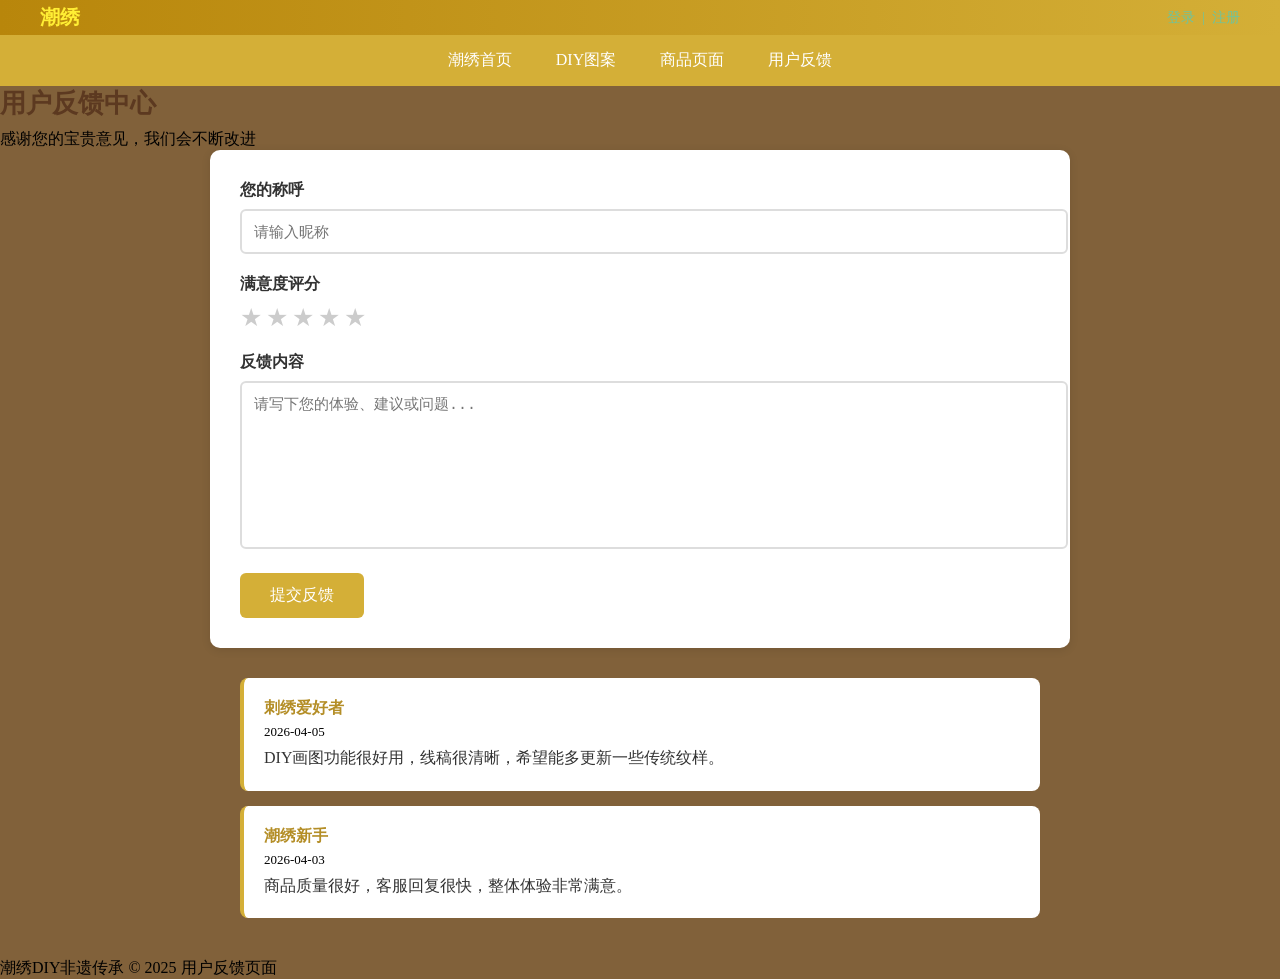
<file: awards.html>
<!DOCTYPE html>
<html>
	<head>
		<meta charset="utf-8">
		<link rel="stylesheet" href="../css/common.css">
		<link rel="stylesheet" href="../css/style.css">
		<title>用户反馈</title>
	</head>
	<body>
		<div class="top">
		<ul class="loginbar clearboth container">
		    <li><a href="./index.html"><span>潮绣</span></a></li>
		    <li>&nbsp;&nbsp;|&nbsp;&nbsp;<a href="./rigister.html">注册</a></li>
		    <li><a href="./login.html">登录</a></li>
		</ul>	
		</div>
		<!-- 导航 -->
<div class="nav">
  <a href="../js/index.html">潮绣首页</a >
  <a href="../js/atlas.html">DIY图案</a >
  <a href="../js/classicline.html">商品页面</a >
  <a href="feedback.html">用户反馈</a >
</div>

<!-- 标题 -->
<div class="title-box">
  <h1>用户反馈中心</h1>
  <p>感谢您的宝贵意见，我们会不断改进</p >
</div>

<!-- 反馈表单 -->
<div class="feedback-form">
  <div class="form-item">
    <label>您的称呼</label>
    <input type="text" placeholder="请输入昵称">
  </div>

  <div class="form-item">
    <label>满意度评分</label>
    <div class="star-box">
      <span class="star">★</span>
      <span class="star">★</span>
      <span class="star">★</span>
      <span class="star">★</span>
      <span class="star">★</span>
    </div>
  </div>

  <div class="form-item">
    <label>反馈内容</label>
    <textarea placeholder="请写下您的体验、建议或问题..."></textarea>
  </div>

  <button class="submit-btn">提交反馈</button>
</div>

<!-- 历史反馈 -->
<div class="feedback-list">
  <div class="feedback-item">
    <div class="name">刺绣爱好者</div>
    <div class="time">2026-04-05</div>
    <div class="content">DIY画图功能很好用，线稿很清晰，希望能多更新一些传统纹样。</div>
  </div>

  <div class="feedback-item">
    <div class="name">潮绣新手</div>
    <div class="time">2026-04-03</div>
    <div class="content">商品质量很好，客服回复很快，整体体验非常满意。</div>
  </div>
</div>

<!-- 底部 -->
<div class="footer">
  潮绣DIY非遗传承 &copy; 2025 用户反馈页面
</div>

<script>
// 简单星级评分效果
const stars = document.querySelectorAll('.star');
stars.forEach((s,i)=>{
  s.onclick = ()=>{
    stars.forEach((ss,j)=>{
      ss.classList.toggle('active', j<=i);
    });
  }
});

// 提交提示
document.querySelector('.submit-btn').onclick = ()=>{
  alert('反馈提交成功！感谢您的支持');
}
</script>
	</body>
</html>
</file>
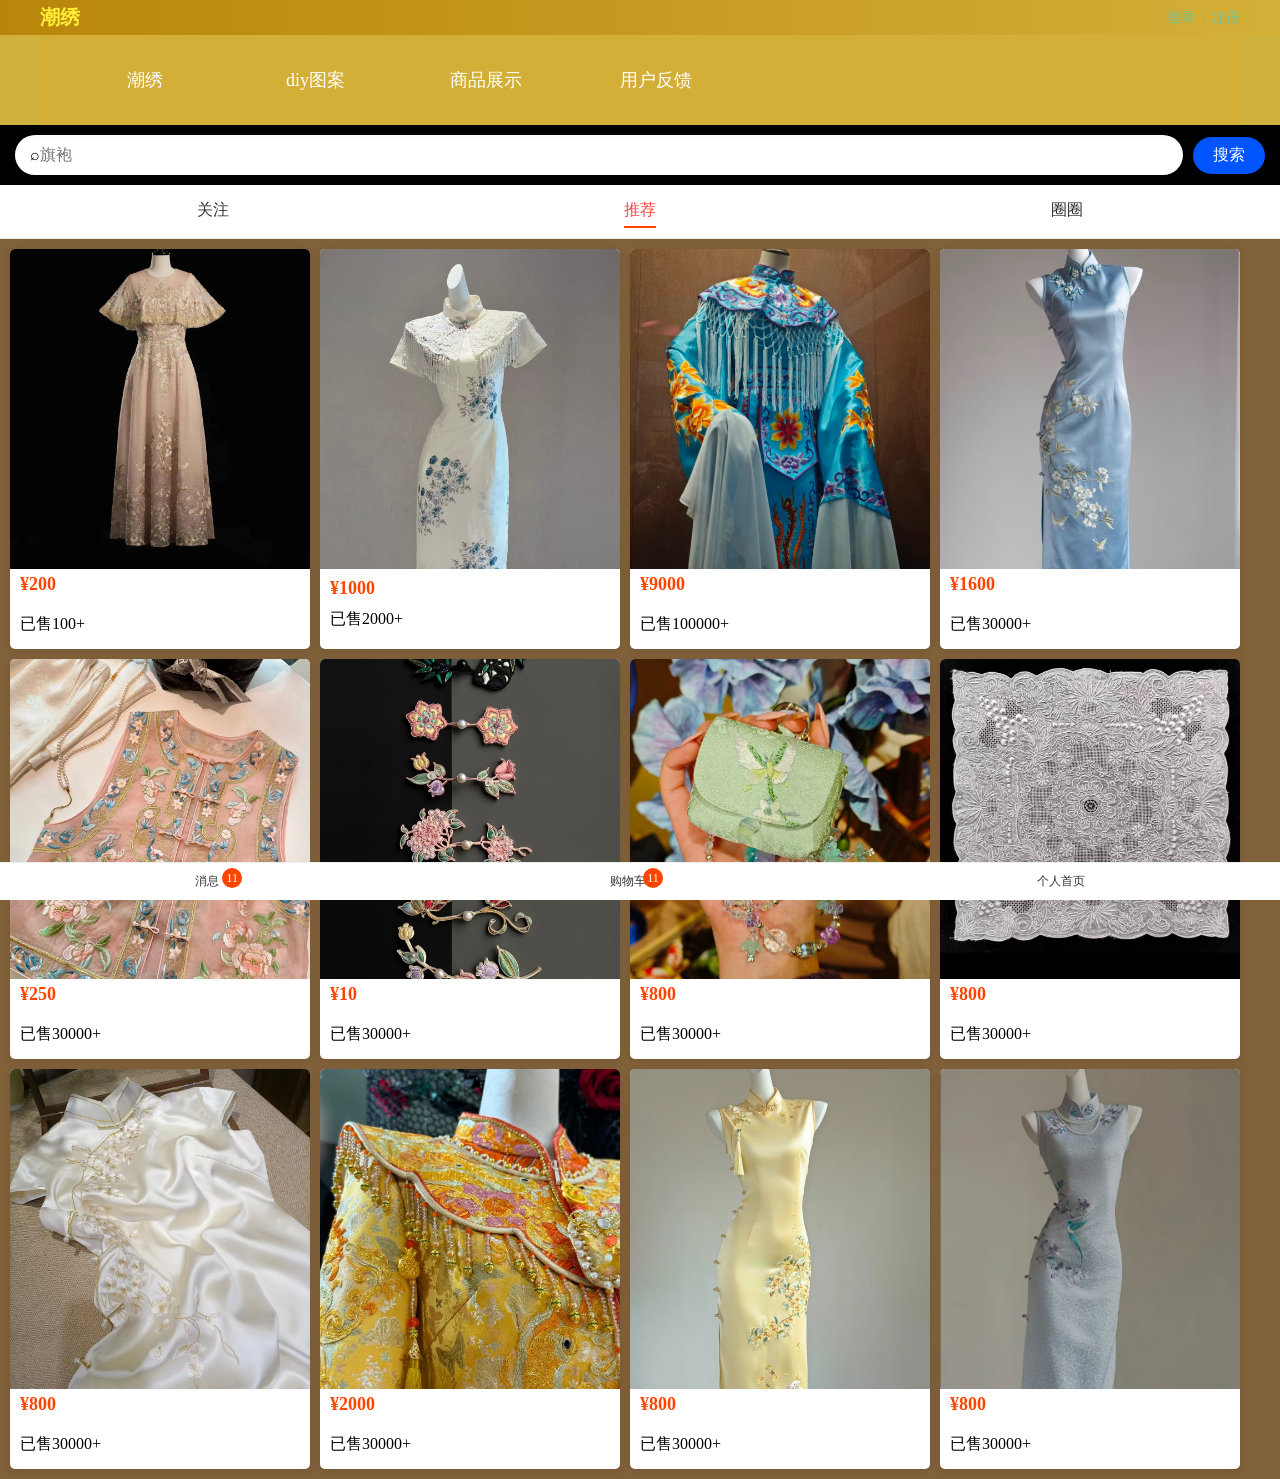
<file: classicline.html>
<!DOCTYPE html>
<html>
	<head>
		<meta charset="utf-8">
		<link rel="stylesheet" href="../css/common.css">
		<link rel="stylesheet" href="../css/style.css">
		<title>商品展示</title>
	</head>
	<body>
		<div class="top">
		    <ul class="loginbar clearboth container">
		        <li><a href="./index.html"><span>潮绣</span></a></li>
		        <li>&nbsp;&nbsp;|&nbsp;&nbsp;<a href="./rigister.html">注册</a></li>
		        <li><a href="./login.html">登录</a></li>
		    </ul>
		</div>
		<div id="header">
			<ul class="nav clearboth container">
				<li><a href="./index.html">潮绣</a></li>
				<li><a href="./atlas.html">diy图案</a></li>
				<li><a href="classicline.html">商品展示</a></li>
				<li><a href="./awards.html">用户反馈</a></li>
			</ul>
		</div>
		<div class="top-nav">
			<div class="search-box">
				<span>⌕</span>
				<input type="text" placeholder="旗袍">
			</div>
			<button class="search-btn">搜索</button>
		</div>
		<div class="category-nav">
			<a href="#">关注</a>
			<a href="#" class="active">推荐</a>
			<a href="#">圈圈</a>
		</div>
		
		<div class="goods-container">
			<div class="goods-card">
				<img src="../img/衣1.jpeg" alt="连衣裙">
				<div class="goods-price">¥200</div>
				<div class="sales-tag">已售100+</div>
			</div>
		
	
			<div class="goods-card">
				<a href="./new_file.html">
				<img src="../img/f14d95902928b3e5c30c44b754c337dc.jpg" alt="旗袍">
				
				<div class="goods-price">¥1000</div>
				<div class="sales-tag">已售2000+</div>
				</a>
			</div>
			
		
		
			<div class="goods-card">
				<img src="../img/dc2a49a5ecce15e74acca3c7c732093d.jpg" alt="潮剧戏服">
				<div class="goods-price">¥9000</div>
				<div class="sales-tag">已售100000+</div>
			</div>
		
	
			<div class="goods-card">
				<img src="../img/172d05c7a43bf93a8f195305d3c1dbf3.jpg" alt="qipao">
				<div class="goods-price">¥1600</div>
				<div class="sales-tag">已售30000+</div>
			</div>
			<div class="goods-card">
				<img src="../img/de5ae83c1c3202d5c4919dfbd14b7418.jpg" alt="潮绣马甲">
				<div class="goods-price">¥250</div>
				<div class="sales-tag">已售30000+</div>
			</div>
			<div class="goods-card">
				<img src="../img/ae47c5d2b734c280a3a596b9597302d0.jpg" alt="袖扣">
				<div class="goods-price">¥10</div>
				<div class="sales-tag">已售30000+</div>
			</div>
			<div class="goods-card">
				<img src="../img/585c25f1154ae444588dcd3437ad681a.jpg" alt="潮绣马甲">
				<div class="goods-price">¥800</div>
				<div class="sales-tag">已售30000+</div>
			</div>
			<div class="goods-card">
				<img src="../img/e5519ee476c95b7469c6feadcb51ec46.jpg" alt="潮绣绣垫">
				<div class="goods-price">¥800</div>
				<div class="sales-tag">已售30000+</div>
			</div>
			<div class="goods-card">
				<img src="../img/b4243c9f741d220dffe3ad8212a6c81c.jpg" alt="潮绣马甲">
				<div class="goods-price">¥800</div>
				<div class="sales-tag">已售30000+</div>
			</div>
			<div class="goods-card">
				<img src="../img/475acd6a5ab8ff3ff60210074b458248.jpg" alt="潮绣马甲">
				<div class="goods-price">¥2000</div>
				<div class="sales-tag">已售30000+</div>
			</div>
			<div class="goods-card">
				<img src="../img/d0610c96810abac555cbe9d74f8724b2.jpg" alt="潮绣马甲">
				<div class="goods-price">¥800</div>
				<div class="sales-tag">已售30000+</div>
			</div>
			<div class="goods-card">
				<img src="../img/0793954aae512d260bed4369b40388a8.jpg" alt="潮绣马甲">
				<div class="goods-price">¥800</div>
				<div class="sales-tag">已售30000+</div>
			</div>
		</div>
		<div class="bottom-nav">
		<a href="#" class="nav-item">
			<span class="badge">11</span>
			<p>消息</p>
		</a>
		<a href="#" class="nav-item">
			<span class="badge">11</span>
			<p>购物车</p>
		</a>
		
		<a href="./new_file2.html" class="nav-item">
			<p>个人首页</p>
		</a>
		</a>
		</div>
	</body>
</html>
</file>
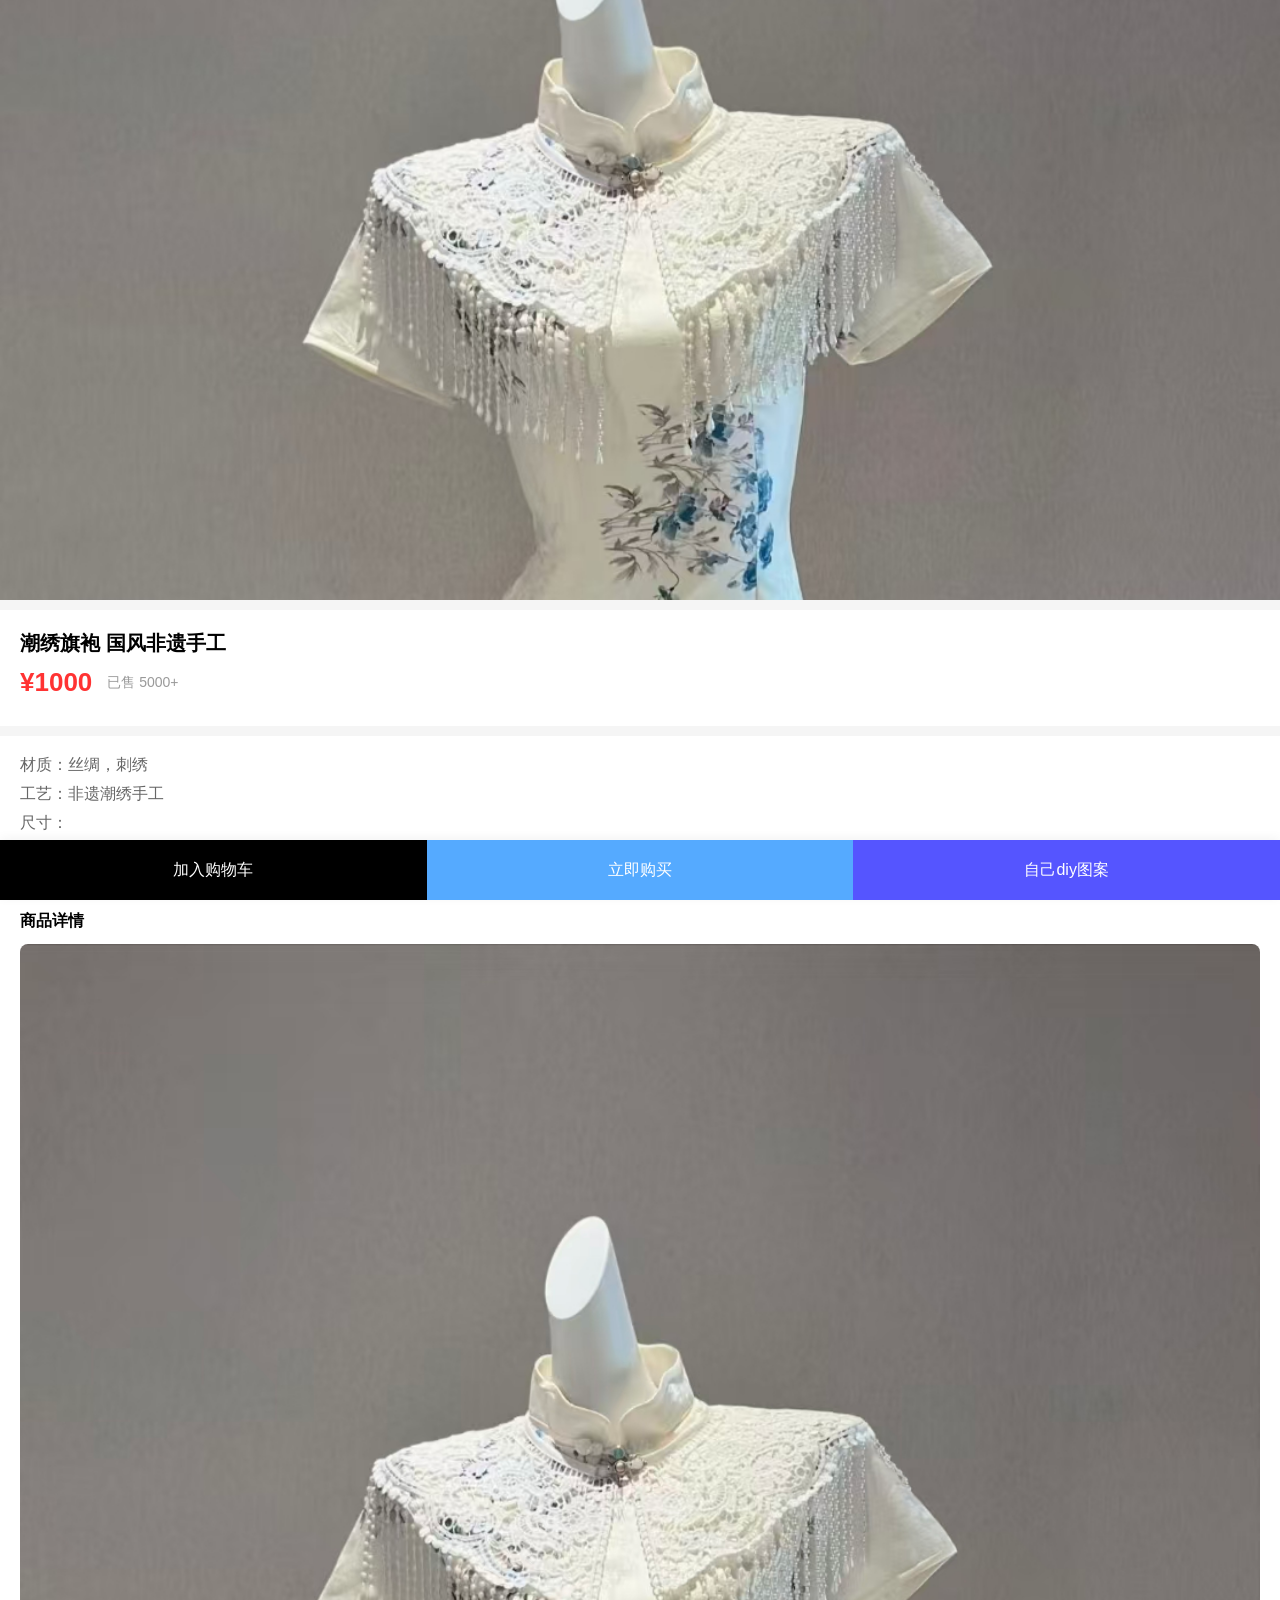
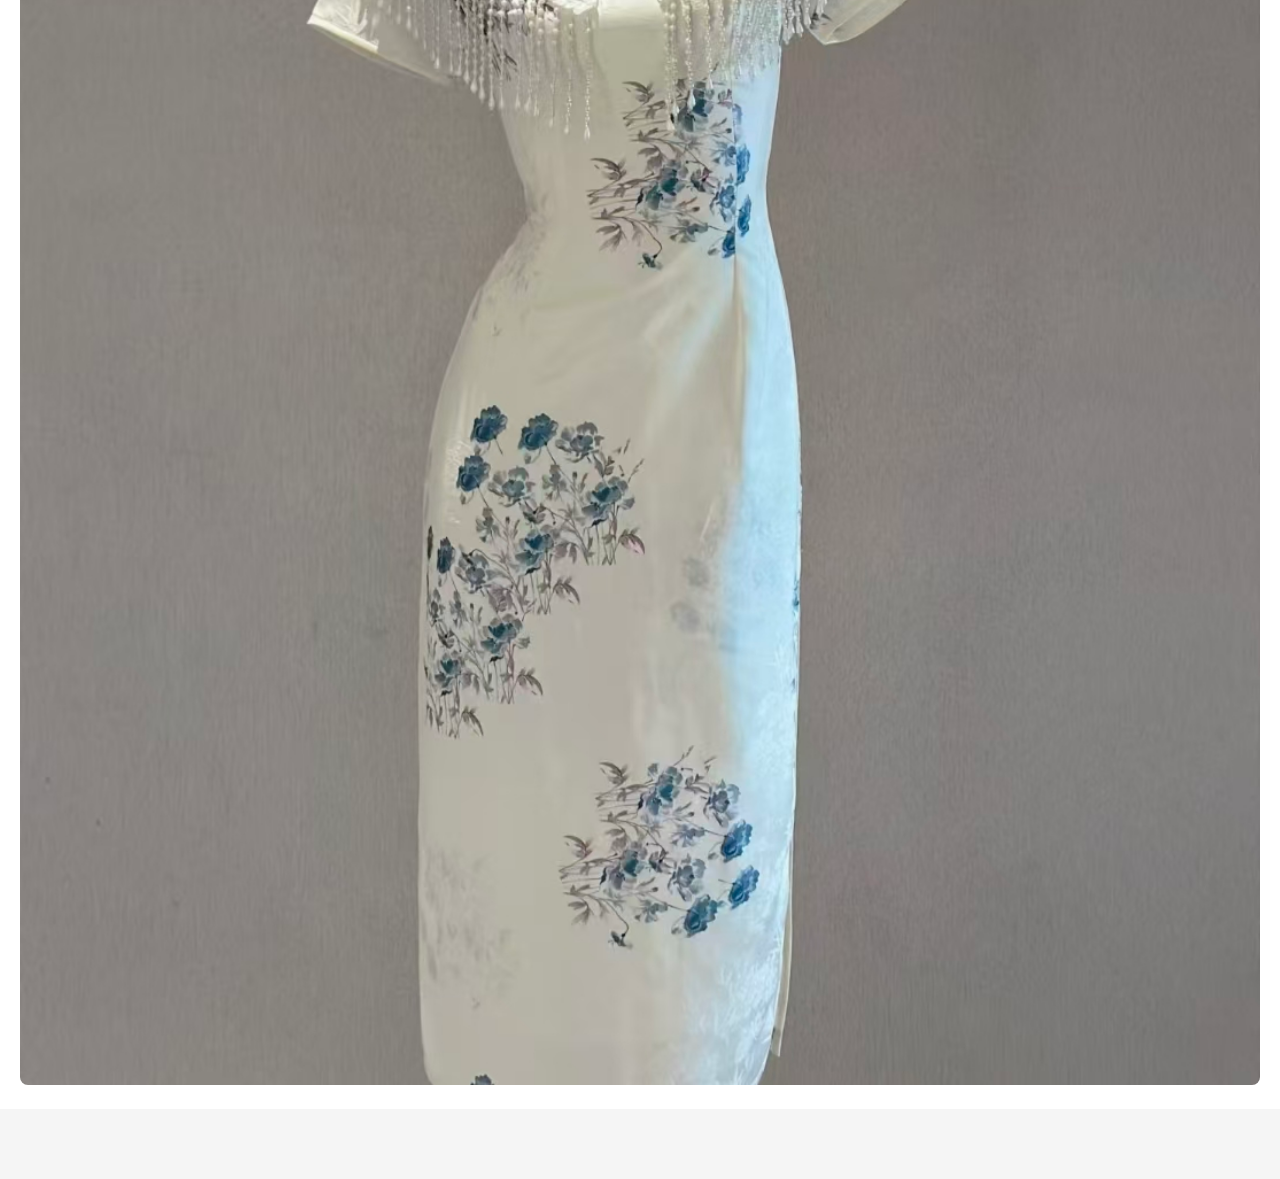
<file: new_file.html>
<!DOCTYPE html>
<html>
	<head>
		<meta charset="utf-8">
		<title></title>
		<style>
		 * {
		   margin: 0;
		   padding: 0;
		   box-sizing: border-box;
		   font-family: "Microsoft Yahei", sans-serif;
		 }
		 body {
		   background: #f5f5f5;
		   padding-bottom: 70px;
		 }

		 /* 商品大图 */
		 .goods-img {
		   width: 100%;
		   height:600px;
		   object-fit: cover;
		   display: flex;
		 }
		 
		 /* 商品信息 */
		 .info {
		   background: #fff;
		   padding: 20px;
		   margin-top: 10px;
		 }
		 .goods-title {
		   font-size: 20px;
		   font-weight: bold;
		   margin-bottom: 10px;
		 }
		 .price-row {
		   display: flex;
		   align-items: center;
		   gap: 15px;
		   margin-bottom: 8px;
		 }
		 .price {
		   font-size: 26px;
		   color: #ff3333;
		   font-weight: bold;
		 }
		 .sales {
		   color: #999;
		   font-size: 14px;
		 }
		 /* 参数 */
		 .attr {
		   background: #fff;
		   padding: 15px 20px;
		   margin-top: 10px;
		   color: #666;
		   line-height: 1.8;
		 }
		 /* 详情介绍 */
		 .detail-content {
		   background: #fff;
		   padding: 20px;
		   margin-top: 10px;
		 }
		 .detail-title {
		   font-size: 16px;
		   font-weight: bold;
		   margin-bottom: 12px;
		 }
		 .detail-img {
		   width: 100%;
		   border-radius: 8px;
		 }
		 /* 底部按钮一排 */
		 .bottom-bar {
		   position: fixed;
		   bottom: 0;
		   left: 0;
		   width: 100%;
		   height: 60px;
		   background: #fff;
		   display: flex;
		   box-shadow: 0 -2px 10px rgba(0,0,0,0.05);
		 }
		 .bottom-bar .btn {
		   flex: 1;
		   border: none;
		   outline: none;
		   font-size: 16px;
		   cursor: pointer;
		   text-decoration: none;
		   display: flex;
		   align-items: center;
		   justify-content: center;
		   color: #fff;
		 }
		 .btn-cart {
		   background: #000000;
		   color: #fff;
		 }
		 .btn-buy {
		   background: #55aaff;
		   color: #fff;
		 }
		 .btn-diy{
		   background: #5555ff;
		   color: #000000;
		 }
		 </style>
		 </head>
	<body>
		<div class="img-container">
		<img src="../img/0e3bc0d7b8c5094397f29bbd535faba8.jpg" class="goods-img" alt="商品图">
		<div class="info">
			<div class="goods-title">
				潮绣旗袍 国风非遗手工
			</div>
			<div class="price-row">
				<div class="price">¥1000</div>
				<div class="sales">已售 5000+</div>
			</div>
		</div>
		
		
		<div class="attr">
			<div>材质：丝绸，刺绣</div>
			<div>工艺：非遗潮绣手工</div>
			<div>尺寸：</div>
			<div>风格：新中式/国风/汉服搭配</div>
		</div>
		<div class="detail-content">
		   <div class="detail-title">商品详情</div>
		   <img src="../img/f14d95902928b3e5c30c44b754c337dc.jpg" class="detail-img" alt="详情">
		 </div>
		
		 <div class="bottom-bar">
		   <button class="btn btn-cart" onclick="addCart()">加入购物车</button>
		  <a href="./pay.html" class="btn btn-buy">立即购买</a>
		   <a href="./atlas.html" class="btn btn-diy">
		  自己diy图案
			</a>
		 </div>
		 <script>
		  function addCart() {
		    alert('已加入购物车')
		  }
		  function buyNow() {
		    alert('跳转到结算页面')
		  }
	</body>
</html>
</file>
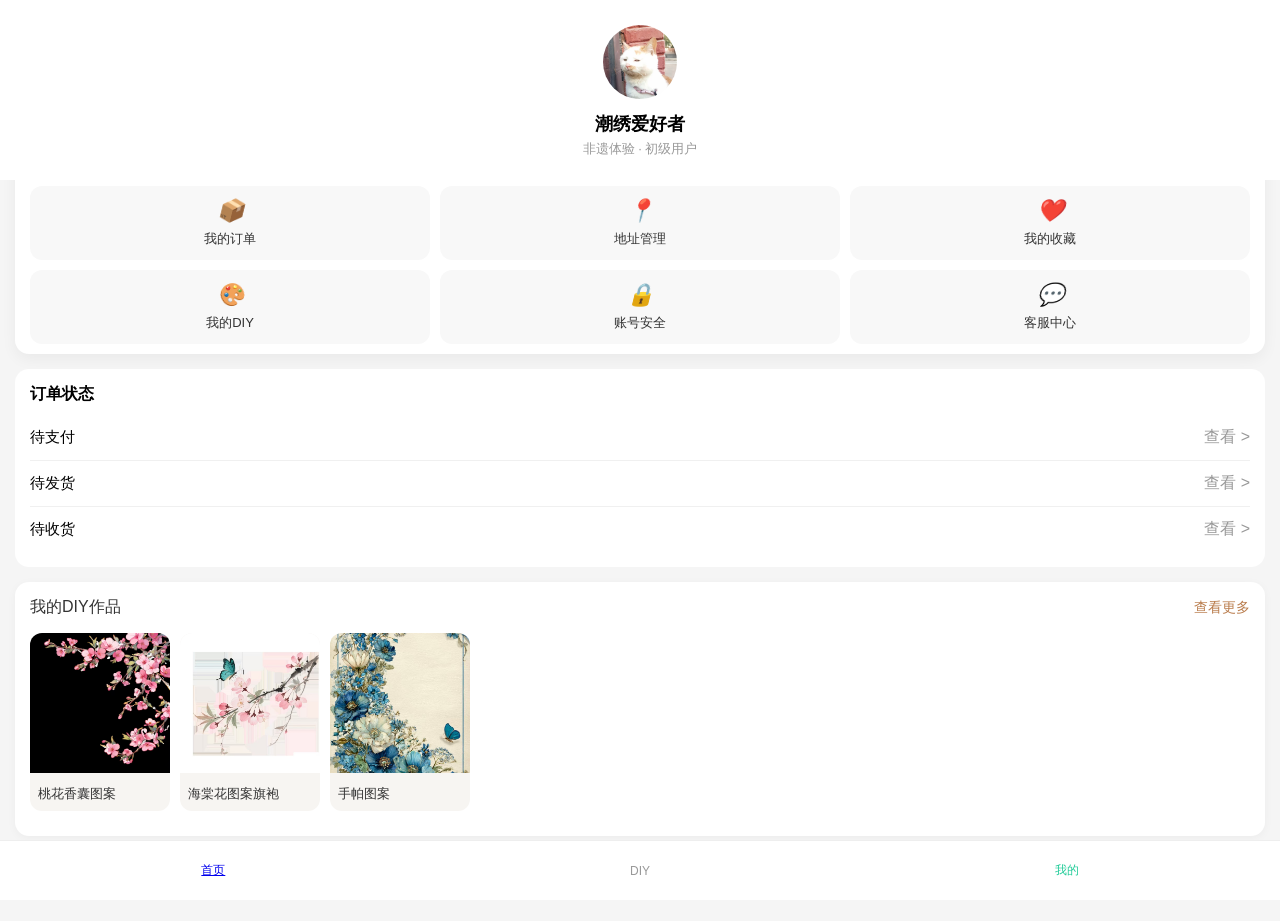
<file: new_file2.html>
<!DOCTYPE html>
<html>
	<head>
		<meta charset="utf-8">
		<title></title>
	</head>
	<body>
		 <style>
		 *{margin:0;padding:0;box-sizing:border-box;font-family:"Arial",sans-serif}
		 body{background:#f5f5f5;padding-bottom:70px}
		 /* 顶部头部 */
		 .top-header{
		   height:180px;background:#fff;
		   display:flex;flex-direction:column;align-items:center;
		   justify-content:center;
		   position:relative;
		 }
		 .avatar{
		   width:80px;height:80px;border-radius:50%;
		   object-fit:cover;border:3px solid #fff;
		 }
		 .username{margin-top:10px;font-size:18px;font-weight:600}
		 .user-desc{color:#999;font-size:13px;margin-top:4px}
		 /* 功能入口 */
		 .function-area{
		   margin:-50px 15px 15px;background:#fff;border-radius:14px;
		   padding:20px 15px 10px;box-shadow:0 5px 15px rgba(0,0,0,0.05);
		 }
		 .function-title{font-size:16px;font-weight:600;margin-bottom:15px}
		 .function-grid{
		   display:grid;grid-template-columns:1fr 1fr 1fr;gap:10px;
		 }
		 .function-item{
		   display:flex;flex-direction:column;align-items:center;
		   padding:12px 0;background:#f8f8f8;border-radius:12px;
		   font-size:13px;color:#333;
		 }
		 .function-item i{font-size:22px;margin-bottom:6px;color:#555}
		 /* 订单快捷入口 */
		 .order-quick{
		   margin:15px;background:#fff;border-radius:14px;padding:15px;
		 }
		 .order-title{font-size:16px;font-weight:600;margin-bottom:10px}
		 .order-item{
		   display:flex;justify-content:space-between;align-items:center;
		   padding:12px 0;border-bottom:1px solid #f0f0f0;
		 }
		 .order-item:last-child{border-bottom:none}
		 .order-left{display:flex;align-items:center;gap:10px}
		 .order-icon{width:28px;height:28px;border-radius:50%;background:#f0f0f0;display:flex;align-items:center;justify-content:center}
		 .order-text{font-size:15px}
		 .diy-card{
			 margin:15px;background:#fff;border-radius:14px;
			    box-shadow:0 2px 10px rgba(0,0,0,0.04);padding:15px;
			  }
			  .diy-header{
			    display:flex;justify-content:space-between;align-items:center;
			    margin-bottom:15px;
			  }
			  .diy-title{font-size:16px;color:#333;font-weight:500;}
			  .diy-more{color:#b97c4c;font-size:14px;}
			  .diy-list{
			    display:flex;gap:10px;overflow-x:auto;padding-bottom:10px;
			  }
			  .diy-item{
			    width:140px;background:#f7f5f2;border-radius:12px;
			    overflow:hidden;flex-shrink:0;
			  }
			  .diy-img{
			    width:100%;height:140px;object-fit:cover;
			  }
			  .diy-name{
			    padding:8px;font-size:13px;color:#333;
			    white-space:nowrap;overflow:hidden;text-overflow:ellipsis;
		 }
		 /* 底部导航 */
		 .bottom-nav{
		   position:fixed;bottom:0;left:0;right:0;height:60px;
		   background:#fff;border-top:1px solid #eee;display:flex;
		 }
		 .nav-item{flex:1;display:flex;flex-direction:column;align-items:center;justify-content:center;color:#999;font-size:12px}
		 .nav-item.active{color:#22cc99}
		 .nav-item i{font-size:22px;margin-bottom:4px}
		 </style>
		 </head>
		 <body>
		 <!-- 顶部头部 -->
		 <div class="top-header">
		   <img src="../img/2dc887624d439591b5fa01443f89c891.jpg" alt="头像" class="avatar">
		   <div class="username">潮绣爱好者</div>
		   <div class="user-desc">非遗体验 · 初级用户</div>
		 </div>
		 <!-- 功能入口 -->
		 <div class="function-area">
		   <div class="function-title">功能入口</div>
		   <div class="function-grid">
		     <div class="function-item">
		       <i>📦</i>
		       <div>我的订单</div>
		     </div>
		     <div class="function-item">
		       <i>📍</i>
		       <div>地址管理</div>
		     </div>
		     <div class="function-item">
		       <i>❤️</i>
		       <div>我的收藏</div>
		     </div>
		     <div class="function-item">
		       <i>🎨</i>
		       <div>我的DIY</div>
		     </div>
		     <div class="function-item">
		       <i>🔒</i>
		       <div>账号安全</div>
		     </div>
		     <div class="function-item">
		       <i>💬</i>
		       <div>客服中心</div>
		     </div>
		   </div>
		 </div>
		 <!-- 订单快捷入口 -->
		 <div class="order-quick">
		   <div class="order-title">订单状态</div>
		   <div class="order-item">
		     <div class="order-left">
		       
		       <div class="order-text">待支付</div>
		     </div>
		     <div style="color:#999">查看 ></div>
		   </div>
		   <div class="order-item">
		     <div class="order-left">
		      
		       <div class="order-text">待发货</div>
		     </div>
		     <div style="color:#999">查看 ></div>
		   </div>
		   <div class="order-item">
		     <div class="order-left">
		      
		       <div class="order-text">待收货</div>
		     </div>
		     <div style="color:#999">查看 ></div>
		   </div>
		 </div>
		 <div class="diy-card">
		    <div class="diy-header">
		      <div class="diy-title">我的DIY作品</div>
		      <div class="diy-more">查看更多</div>
		    </div>
		    <div class="diy-list">
		      <div class="diy-item">
		        <img src="../img/1d988b19a25a8a475d03bf76be05aada.jpg" class="diy-img">
		        <div class="diy-name">桃花香囊图案</div>
		      </div>
		      <div class="diy-item">
		        <img src="../img/6d3d20a79126c54f73175b7a9fc2deba.jpg" class="diy-img">
		        <div class="diy-name">海棠花图案旗袍</div>
		      </div>
		      <div class="diy-item">
		        <img src="../img/a4adb16d5f981e2c4602763dc7bef89d.jpg" class="diy-img">
		        <div class="diy-name">手帕图案</div>
		      </div>
		    </div>
		  </div>
		 <!-- 底部导航 -->
		 <div class="bottom-nav">
		   <div class="nav-item">
		    
		     <div><a href="../js/classicline.html">首页</a></div>
		   </div>
		   <div class="nav-item">
		     
		     <div>DIY</div>
		   </div>
		   <div class="nav-item active">
		    
		     <div>我的</div>
		   </div>
		 </div>
		 
		
	</body>
</html>
</file>
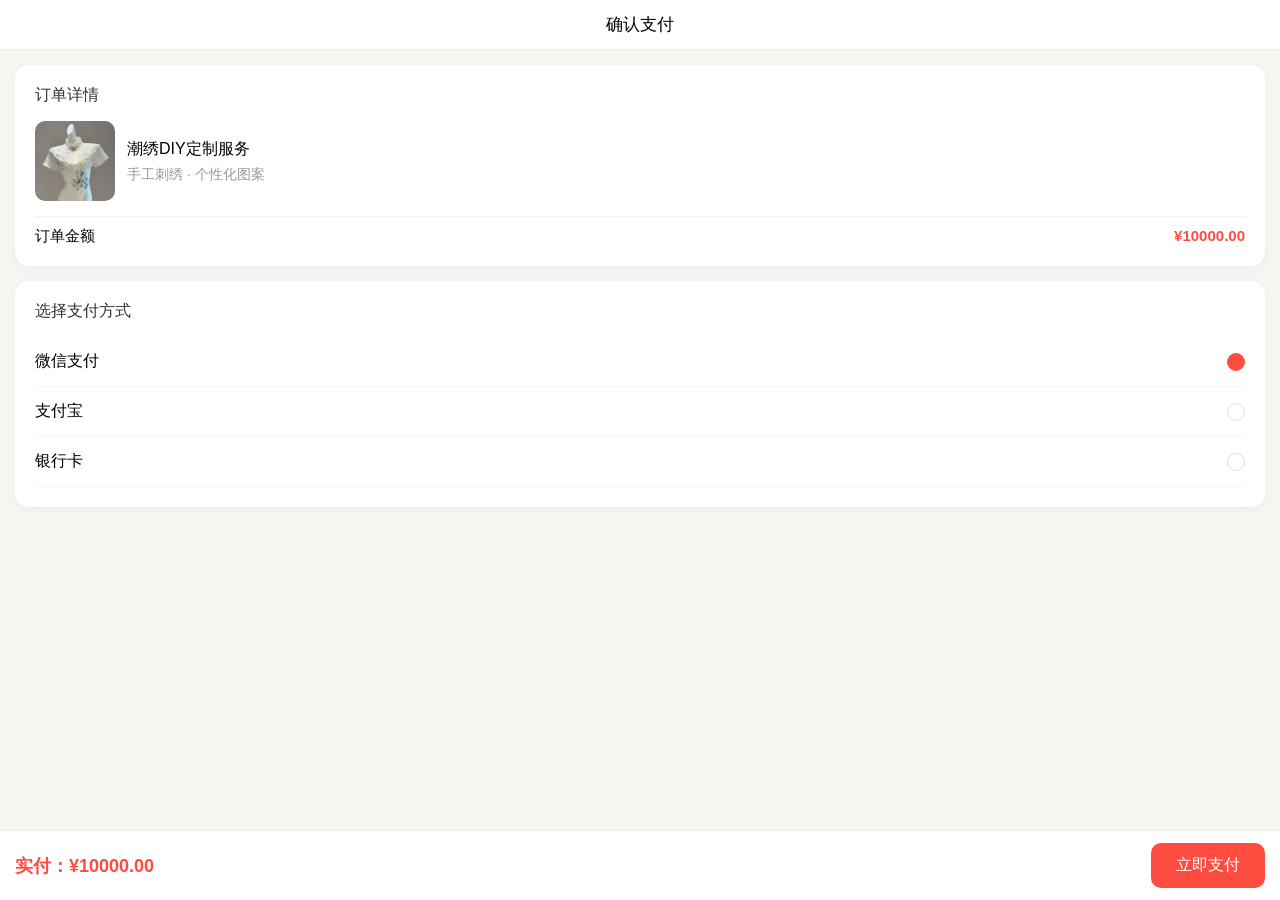
<file: pay.html>
<!DOCTYPE html>
<html>
	<head>
		<meta charset="utf-8">
		<title></title>
	</head>
	<body>
		<style>
		 *{margin:0;padding:0;box-sizing:border-box;font-family:"Microsoft Yahei",sans-serif}
		 body{background:#f7f5f2}
		 /* 顶部 */
		 .header{
		   height:50px;
		   background:#fff;
		   display:flex;
		   align-items:center;
		   justify-content:center;
		   font-size:17px;
		   border-bottom:1px solid #eee;
		 }
		 /* 订单卡片 */
		 .card{
		   background:#fff;
		   margin:15px;
		   border-radius:14px;
		   padding:20px;
		   box-shadow:0 2px 10px rgba(0,0,0,0.04);
		 }
		 .card-title{
		   font-size:16px;
		   margin-bottom:15px;
		   color:#333;
		 }
		 /* 商品信息 */
		 .goods-item{
		   display:flex;
		   align-items:center;
		   margin-bottom:15px;
		 }
		 .goods-img{
		   width:80px;
		   height:80px;
		   border-radius:10px;
		   object-fit:cover;
		   margin-right:12px;
		 }
		 .goods-name{
		   font-size:16px;
		   margin-bottom:6px;
		 }
		 .goods-spec{
		   color:#999;
		   font-size:14px;
		 }
		 .price-row{
		   display:flex;
		   justify-content:space-between;
		   font-size:15px;
		   padding-top:10px;
		   border-top:1px solid #f2f2f2;
		 }
		 .price{
		   color:#ff4c40;
		   font-weight:bold;
		 }
		 /* 支付方式 */
		 .pay-item{
		   display:flex;
		   align-items:center;
		   justify-content:space-between;
		   padding:14px 0;
		   border-bottom:1px solid #f5f5f5;
		 }
		 .pay-left{
		   display:flex;
		   align-items:center;
		   gap:12px;
		 }
		 .pay-icon{
		   width:28px;
		   height:28px;
		 }
		 .pay-text{
		   font-size:16px;
		 }
		 .radio{
		   width:18px;
		   height:18px;
		   border-radius:50%;
		   border:1px solid #ddd;
		 }
		 .radio.checked{
		   background:#ff4c40;
		   border-color:#ff4c40;
		 }
		 /* 底部支付按钮 */
		 .bottom-bar{
		   position:fixed;
		   bottom:0;
		   left:0;
		   width:100%;
		   background:#fff;
		   padding:12px 15px;
		   display:flex;
		   justify-content:space-between;
		   align-items:center;
		   border-top:1px solid #eee;
		 }
		 .total{
		   font-size:18px;
		   color:#ff4c40;
		   font-weight:bold;
		 }
		 .pay-btn{
		   background:#ff4c40;
		   color:#fff;
		   border:none;
		   border-radius:10px;
		   padding:12px 25px;
		   font-size:16px;
		 }
		 /* 支付成功遮罩 */
		 .mask{
		   position:fixed;
		   top:0;left:0;right:0;bottom:0;
		   background:rgba(0,0,0,0.5);
		   display:none;
		   align-items:center;
		   justify-content:center;
		 }
		 .success-box{
		   background:#fff;
		   width:280px;
		   border-radius:14px;
		   padding:30px 20px;
		   text-align:center;
		 }
		 .success-title{
		   font-size:18px;
		   color:#333;
		   margin-bottom:10px;
		 }
		 .success-desc{
		   color:#666;
		   font-size:14px;
		   margin-bottom:20px;
		 }
		 .count-down{
		   color:#999;
		   font-size:14px;
		 }
		 </style>
		 </head>
		 <body>
		 <div class="header">确认支付</div>
		 <div class="card">
		   <div class="card-title">订单详情</div>
		   <div class="goods-item">
		     <img class="goods-img" src="../img/0e3bc0d7b8c5094397f29bbd535faba8.jpg" alt="潮绣DIY">
		     <div>
		       <div class="goods-name">潮绣DIY定制服务</div>
		       <div class="goods-spec">手工刺绣 · 个性化图案</div>
		     </div>
		   </div>
		   <div class="price-row">
		     <span>订单金额</span>
		     <span class="price">¥10000.00</span>
		   </div>
		 </div>
		 <div class="card">
		   <div class="card-title">选择支付方式</div>
		   <div class="pay-item" onclick="select(this)">
		     <div class="pay-left">
		       <div class="pay-text">微信支付</div>
		     </div>
		     <div class="radio checked"></div>
		   </div>
		   <div class="pay-item" onclick="select(this)">
		     <div class="pay-left">
		       <div class="pay-text">支付宝</div>
		     </div>
			 <div class="radio"></div>
			 </div>
			 <div class="pay-item" onclick="select(this)">
			   <div class="pay-left">
			     <div class="pay-text">银行卡</div>
			   </div>
		     <div class="radio"></div>
		   </div>
		 </div>
		 <div class="bottom-bar">
		   <div class="total">实付：¥10000.00</div>
		   <button class="pay-btn" onclick="toPay()">立即支付</button>
		 </div>
		 <!-- 支付成功弹窗 -->
		 <div class="mask" id="mask">
		   <div class="success-box">
		     <div class="success-title">支付成功</div>
		     <div class="success-desc">感谢您的支持</div>
		     <div class="count-down" id="count">3秒后返回DIY页面</div>
		   </div>
		 </div>
		 <script>
		 // 选择支付方式
		 function select(el){
		   document.querySelectorAll('.radio').forEach(r=>r.classList.remove('checked'))
		   el.querySelector('.radio').classList.add('checked')
		 }
		 // 支付
		 function toPay(){
		   document.getElementById('mask').style.display='flex'
		   let s=3
		   let timer=setInterval(()=>{
		     s--
		     document.getElementById('count').innerText=s+'秒后返回DIY页面'
		     if(s<=0){
		       clearInterval(timer)
		       // 返回上一页（DIY/商品页）
		       history.back()
		     }
		   },1000)
		 }
		 </script>
		 </body>
</html>
</file>
<file: css/common.css>
*{
	margin: 0;
	padding: 0;
}
body{
	background-color: #81613a;
}
ul{
	list-style: none;
}
a{
	color: inherit;
	text-decoration: none;
}
.container{
	max-width: 1200px;
	margin: 0 auto;
}
.clear{
	width: 100%;
	padding:20PX 0;
}
.index-video{
	width: 90%;
	
}
.index-video video{
	width:100%;
	height: 50%;
}
.clearboth::after{
	content: '';
	clear: both;
	display: block;
	width: 0;
	height: 0;
	overflow: hidden;
}
.flexbox{
	display: -webkit-flex;
	display: -webkit-box;
	display: -moz-box;
	display: -ms-flexbox;
	display: flex;
}
.column-title1{
	margin: 40px 0;
	
}
.column-title1 h2{
	text-align: center;
}
.column-title1 h3{
	padding-left: 10px;
	border-left: 8px solid #cfb13d;
	text-align: left;
}
.column-text p{
	text-indent: 2em;
	line-height: 30px;
}
.column-img{
	overflow: hidden;
}
.column-img img{
	vertical-align: top;
}
.current-nav{
	color: #7e6e49;!important
	font-size: 20px;!important
	 background-color: #7e6e49;!important
	 border-bottom:2px solid #7e6e49;!important
}
#header{
	position: sticky;
	top: 0;
	z-index: 999;
	width: 100%;
	background-color: #cfb13d;
	box-shadow:0 8px 8px rgba(0,0,0,0.087);
}
.top{
	background: linear-gradient(to right, #b8860b, #d4af37);
}
.loginbar li{
	float: right;
	height: 35px;
	font-size: 14px;
	color:#6ec49e;
	line-height: 35px;
}
.loginbar li:first-child{
	float: left;
	font-weight: 900;
	font-size: 20px;
	font-family: 'Times New Roman', Times, serif;
}
.loginbar li:first-child span{
	color: #ffee34;
}
.loginbar li a:hover{
	text-decoration: underline;
}
.loginbar li:first-child a:hover{
    text-decoration: none;
}

.chil-banner{
	height: 420px;
	background: url(../img/30cc675556cad8cf471e41955ff18418.jpg) no-repeat center/cover;
}
.nav{
	background-color #cfb13d;
}
.nav li{
	width: 14.2%;
	height: 60px;
	float: left;
	text-align: center;
}
.nav li a{
	display: inline-block;
	width: 100%;
	height: 100%;
	font-size: 18px;
	line-height: 60px;
}
.nav li a:hover{
	text-decoration: underline;
	background-color:#09d2fe;
}
.copyright{
	height: 60px;
	font-size: 12px;
	text-align: center;
	line-height: 60px;
	background-color: #09d2fe;
	color: #fff;
}
.column-one-content{
	color: #fff;
	background-color: #57e0ff;
	background: url(../img/2.webp) no-repeat center bottom/cover;
	background-attachment: fixed;;
}
.column-one-img img{
	width: 100%;
}
.column-one-text{
	padding: 20px 40px;
}
.column-two{
	height: 250px;
}
.column-two-card{
	width: 15%;
	height: 180px;
	margin-right: 24px;
	text-align: center;
	box-shadow: 0 0 8px rgba(0,0,0,0.153);
	transition: all .3s linear;
}
.column-two-card:last-child{
    margin: 0;
}
.column-two-card h2{
	padding-top: 50px;
	font-size: 42px;
	color: #09d2fe;
	transition: all .3s linear;
}
.column-two-card h3{
	color: #006176;
	margin-bottom: 5px;
}
.column-two-card p{
	display: none;
	padding: 5px;
	color: #fff;
}
.column-two-card:hover{
	height: 200px;
	background-color: #09d2fe;
}
.column-two-card:hover h2{
	padding-top: 5px;
	color: #fff;
}
.column-two-card:hover p{
	display: block;
}
.index-video{
	width: 80%;
	margin-left: 120px;
}
.index-video video{
	vertical-align: top;
}
.column-four-img{
	float: left;
	width: 30%;
	height: 500px;
	margin-right: 4px;
	margin-bottom: 4px;
	overflow:hidden;
}
.column-four-img img{
	width: 100%;
	height: 100%;
	vertical-align: top;
	transition: all .2s linear; 
}
.column-four-img img:hover{
	-moz-transform: scale(1.1);
	-ms-transform: scale(1.1);
	-webkit-transform: scale(1.1);
	-o-transform: scale(1.1);
	transform: scale(1.1);
}
.column-four{
	margin-bottom: 40px;
}
.column-title{
	display: flex;
	flex-direction: column;
	justify-content: center;
	align-items: center;
	min-height: 9.375rem;
	background-color: aliceblue;
	text-align: center;
	border: 4px double  #d4af37;
	border-radius: 0.75rem;
	width: 80%;
	max-width: 1000px;
	margin: 30px auto;
	box-shadow: 0 6px 16px;
	rgba(212,175,55,0.3);
	
}
.canvas-wrap{
	text-align: center;
	margin-bottom: 20px;
}
#drawcan{
	border: 3px solid #333;
	background: #fff;
	border-radius: 8px;
	cursor: crosshair;
}
.tool-bar{
	    max-width: 900px;
	     margin:0 auto;
	     display:flex;
	     justify-content:center;
	     gap:15px;
	     align-items: center;
	     flex-wrap:wrap;
	     background:#fff;
	     padding:15px;
	     border-radius:8px;
	     border:1px solid #ddd;
	   }
.tool-bar button{
	     padding:8px 16px;
	     border:none;
	     background:#d4af37;
	     color:#fff;
	     border-radius:6px;
	     cursor:pointer;
	     font-size:14px;
}
button:honver{
	background: #b48e27;
}
.tool-bar input{
	vertical-align: middle;
}
.top-nav{
	background-color: #000000;
	padding: 10px 15px;
	display: flex;
	align-items: center;
	gap: 10px;
}
.search-box {
             flex: 1;
             height: 40px;
             background: #fff;
             border-radius: 20px;
             display: flex;
             align-items: center;
             padding: 0 15px;
         }
.search-box input {
 flex: 1;
 border: none;
outline: none;
 font-size: 16px;
         }
.search-btn {
    background: #0055ff;
    color: #fff;
    border: none;
    padding: 8px 20px;
    border-radius: 20px;
    font-size: 16px;
    cursor: pointer;
}
.category-nav{
	background:#fff;
	padding: 10px 0;
	display: flex;
	justify-content: space-around;
	border-bottom: 1px solid #eee;
}
.category-nav a{
	text-decoration:none;
	color: #333;
	font-size: 16px;
	padding: 5px 0;
}
.category-nav a.active{
	color: #ff4440;
	border-bottom:2px solid #ff4400;
}
.goods-container{
	display: flex;
	flex-wrap: wrap;
	gap: 10px;
	padding: 10px;
	overflow-x: auto;
	align-items: flex-start;
}
.goods-card{
	flex: 0 0 300px;
	background: #fff;
	border-radius: 5px;
	overflow: hidden;
	box-shadow: 0 2px 8px rgba(0,0,0,0.1);
	height: 400px;
	display: flex;
	flex-direction: column;
}
.goods-card img{
	width: 100%;
	height: 320px;
	object-fit: cover;
	object-position: center;
	flex-shrink: 0;
}
.goods-info{
	padding: 10px;
}
.good-title{
	font-size: 16px;
	color: #333;
	margin-bottom: 8px;
}
.goods-price{
	color: #ff4400;
	font-size: 18px;
	font-weight: bold;
}
.goods-price,.sales-tag{
	padding: 5px 10px;
	flex-grow: 1;
}
.nav{
  background:#d4af37;
  padding:15px 0;
  text-align:center;
}
.nav a{
  color:#fff;
  margin:0 20px;
  text-decoration:none;
  font-size:16px;
}
.nav a:hover{
  text-decoration:underline;
}
title-box{
  max-width:800px;
  margin:30px auto 20px;
  padding:25px;
  background:#fff;
  border:3px double #d4af37;
  border-radius:12px;
  text-align:center;
}
.title-box h1{
  font-size:26px;
  color:#5c3920;
}
.title-box p{
  margin-top:8px;
  color:#000000;
}
.feedback-form{
  max-width:800px;
  margin:0 auto 30px;
  background:#fff;
  padding:30px;
  border-radius:10px;
  box-shadow:0 2px 10px rgba(0,0,0,0.1);
}

.form-item{
  margin-bottom:20px;
}
.form-item label{
  display:block;
  margin-bottom:8px;
  font-weight:bold;
  color:#333;
}
.form-item input,
.form-item textarea{
  width:100%;
  padding:12px;
  border:2px solid #ddd;
  border-radius:6px;
  font-size:15px;
}
.form-item textarea{
  height:140px;
  resize:none;
}
.star{
  font-size:25px;
  color:#ccc;
  cursor:pointer;
}
.star:hover,
.star.active{
  color:#d4af37;
}
.submit-btn{
  background:#d4af37;
  color:#fff;
  border:none;
  padding:12px 30px;
  border-radius:6px;
  font-size:16px;
  cursor:pointer;
}
.submit-btn:hover{
  background:#b48e27;
}
.feedback-list{
  max-width:800px;
  margin:0 auto 40px;
}
.feedback-item{
  background:#fff;
  padding:20px;
  border-radius:8px;
  margin-bottom:15px;
  border-left:4px solid #d4af37;
}
.feedback-item .name{
  font-weight:bold;
  color:#b48e27;
}
.feedback-item .time{
  color:#000000;
  font-size:13px;
  margin:5px 0;
}
.feedback-item .content{
  color:#333;
  line-height:1.6;
}
footer{
  background:#5c3920;
  color:#fff;
  text-align:center;
  padding:20px;
  margin-top:30px;
}
.bottom-nav{
	position: fixed;
	bottom: 0;
	left: 0;
	width: 100%;
	background: #fff;
	display: flex;
	justify-content: space-around;
	padding: 10px 0;
	border-top: 1px solid #eee;
}
.nav-item{
	text-align: center;
	color: #333;
	text-decoration: none;
	font-size: 12px;
}
.badge{
	position: absolute;
	background: #ff4400;
	color: #fff;
	border-radius: 50%;
	width: 20px;
	height: 20px;
	font-size: 12px;
	line-height: 20px;
	text-align:center;
	margin-left: 15px;
	margin-top: -5px;
}
.goods-img{
	width: 100%;
	height: 420px;
	object-fit: cover;
	display: block;
}
.info{
	background: #fff;
	padding: 20px;
	margin-top: 10px;
}
.goods-title{
	font-size: 20px;
	font-weight: bold;
	margin-bottom: 0.625rem;
}
.patterns{
	display:flex;gap:20px;margin-top:20px;
	overflow-x: auto;
	}
 .pattern{
	 border:1px solid #ddd;border-radius:6px;overflow:hidden
	 }
 .pattern img{
	 width:100%;object-fit:cover;
	 aspect-ratio: 1/1;
	 }
 .pattern .info{
	 padding:12px
	 }
 .pattern .title{
	 font-weight:bold;margin-bottom:5px
	 }

 .pattern .btn{
	 display:inline-block;background:#d4af37;color:#fff;padding:6px 12px;border-radius:4px;text-decoration:none;margin-top:8px}

.template-grid{
	    display: flex;
		overflow-x: auto;
		padding-bottom: 10px;
	    white-space: nowrap;
	    gap: 12px;
	  }
.template-card {
	    background: #fff;
	    border-radius: 8px;
	    overflow: hidden;
	  }
	  
	  
	.bnt-list{
		display: flex;
		   justify-content: center;
		   gap: 12px;
		   flex-wrap: wrap;
	}
.gun{
	width: 120px;
	   padding: 8px 12px;
	   background: #fff;
	   border: 1px solid #d4a554;
	   border-radius: 4px;
	   font-size: 16px;
	   color: #333;
	   text-align: center;
}
</file>
<file: css/style.css>
#bg-box{
    position: relative;
    width: 100%;
    height: 100vh;
}
.bg-box::after{
    content: '';
    position: absolute;
    top: 0;
    left: 0;
    z-index: -1;
    width: 100%;
    height: 100%;
    background:url(../img/banner1.jpg) no-repeat center/cover;
	filter: blur(4px);
}
.rigister-form{
    position: absolute;
    top: 50%;
    left: 50%;
    width: 360px;
    height: 400px;
    padding: 0 20px;
    background-color: #fff;
    box-shadow: 0 2px 8px rgba(0, 0, 0, 0.137);
	transform: translate(-50%,-50%);
}
.rigister-form h2{
    margin: 70px 0 40px;
    text-align: center;
}
.login-form h2{
    margin: 50px 0 40px;
}
.rigister-form label,
.rigister-form input{
    display: inline-block;
}
.rigister-form label{
    width: 25%;
    text-align: right;
}
.rigister-form input{
    width: 70%;
    height: 30px;
    outline: none;
    border: 1px solid #09d2fe;
}
.account-bar{
    margin-bottom: 10px;
}
.account-bar input{
    padding-left: 5px;
    box-sizing: border-box;
}
.account-bar input:hover{
    border: 2px solid #09d2fe;
}
.submit-bar{
    margin: 40px 0;
    text-align: center;
}
.submit-bar input{
    width: 120px;
    color: #fff;
    cursor: pointer;
    background-color: #09d2fe;
}
.submit-bar input:hover{
    background-color: #0ac6f0;
}
.submit-bar input:first-child{
    margin-right: 20px;
}
.role-card-wrapper{
    margin-bottom: 40px;
    justify-content: space-between;
    flex-wrap: wrap;
}
.role-card{
    width: 31%;
}
.role-img{
    height: 372px;
    background-color: #fff;
    padding: 20px;
    box-shadow: 0 2px 8px rgba(0, 0, 0, 0.137);
    box-sizing: border-box;
}
.role-img img{
    height: 100%;
}
.role-text{
    padding: 20px;
}
.role-text h3{
    color: #0281E8;
    padding-bottom: 10px;
}
.role-card-wrapper2{
    background-color: #fff;
    padding: 20px;
    box-shadow: 0 2px 8px rgba(0, 0, 0, 0.137);
    box-sizing: border-box;
}
.role-card-wrapper2{
    align-items: center;
    margin-bottom: 40px;
}
.role-card-wrapper2 .role-img2{
    width: 25%;
}
.role-img2 img{
    width: 100%;
}
.role-card-wrapper2 .role-text{
    flex: 1;
}
.atlas-wrapper img:hover{
    filter: brightness(1);
}
.phone-img-wrapper,
.computer-img-wrapper
 {
    flex-wrap: wrap;
    justify-content: space-between;
}
.phone-img-wrapper img{
    width: 19%;
    margin-bottom: 15px;
    filter: brightness(0.9);
}
.computer-img-wrapper img{
    width: 32.5%;
    height: 220px;
    margin-bottom: 15px;
    filter: brightness(0.8);
}
.computer-img-wrapper{
    margin-bottom: 25px;
}
.video-container{
    background: url(../img/bg.png) no-repeat center/cover;
}
.video-container .column-title h3{
    border-left-color: #ffee34;
}
.online-video a{
    display: inline-block;
    margin-bottom: 20px;
    color: #034CFF;
    text-decoration: underline;
}
.online-video a:hover{
    color: #ffee34;
    text-shadow: 0 0 5px gray;
}
.video-top-left{
    width: 70%;
}
.video-top-right{
    flex: 1;
    padding: 30px;
}
.video-top-right h2{
    margin-bottom: 30px;
}
.video-column-music ul li{
    margin-bottom: 10px;
}
.video-column-music p{
    display: inline-block;
    width: 70%;
    height: 54px;
    line-height: 54px;
    vertical-align: middle;
    font-size: 16px;
    border-bottom: 1px solid #0281E8;
}
.video-column-music p:hover{
    color: #ffee34;
    cursor: pointer;
}
.video-column-music audio{
    width: 20%;
    margin-left: 20px;
    vertical-align: middle;
}
.video-clip-card-wrapper{
    margin-bottom: 40px;
    flex-wrap: wrap;
    justify-content: space-between;
}
.video-clip-card{
    width: 19%;
}
.video-clip-v video{
    border-radius: 15px;
    vertical-align: top;
}
.video-clip-t p{
    padding: 10px 0;
}
.classicline-card{
    width: 24%;
    padding: 20px;
    box-shadow: 0 2px 8px rgba(0, 0, 0, 0.137);
    border-radius: 20px;
    box-sizing: border-box;
}
.classicline-card-wrapper{
    justify-content: space-between;
    flex-wrap: wrap;
    margin-bottom: 40px;
}
.classicline-card{
    margin-bottom: 15px;
    transition: background-color .5s linear;
}
.classicline-card:hover{
    color: #fff;
    background-color: #09d2fe;
}
.classicline-card span{
    display: block;
    margin-top: 20px;
    text-align: right;
}
#award-bg{
    padding: 10px 0;
    background: url(../img/bg2.jpg) no-repeat center center/cover;
}
.award-main-content{
    margin-bottom: 40px;
    border-collapse: collapse;
    border-spacing: 0;
    border: 1px solid #0281E8;
    color: #666;
    width: 100%;
    word-break: break-all;
    word-wrap: break-word;
    background-color: #ffffff7d;
}
.award-main-content th{
    padding: 6px 0;
    background-color: #0281E8;
    border-bottom: 1px solid #e9e9e9!important;
    color: #fff;
    font-weight: 700;
    text-align: center;
}
.award-main-content tr td{
    border-top: 1px dashed #0281E8;
    color: #333;
    line-height: 24px;
    padding: 6px;
}
.contactus-banner{
    height: 420px;
    background: url(../img/banner2.jpg) no-repeat center/cover;
}
.email-box li{
    padding-bottom: 20px;
}
.email-box li a{
    display: inline-block;
    margin: 10px 0 -10px;
    padding: 10px 20px;
    border: 1px solid #000;
    color: #034CFF;
    text-decoration: underline;
}
.email-box li a:hover{
    color: #fff;
    background-color: #0281E8;
}
.leave-message{
    width: 80%;
    margin: 0 auto 40px;
}
.leave-message input{
    height: 30px;
    margin-bottom: 20px;
    outline: none;
    box-sizing: border-box;
}
.leave-message input:hover{
    border:2px solid #09d2fe;
}
.userbar div{
    width: 50%;
}
.userbar input{
    width: 80%;
    padding-left: 5px;
}
.useremail input{
    width: 90%;
    padding-left: 5px;
}
.mesagebar label{
    vertical-align: top;
}
.mesagebar textarea{
    width: 90%;
    height: 200px;
    padding: 5px;
    margin-bottom: 20px;
    outline: none;
    box-sizing: border-box;
}
.mesagebar textarea:hover{
    border:2px solid #09d2fe;
}
.submitbar{
    text-align: center;
}
.submitbar input{
    display: inline-block;
    width: 150px;
    height: 30px;
    cursor: pointer;
}
.submitbar input[type=reset] {
    margin-left: 25px;
}
</file>
